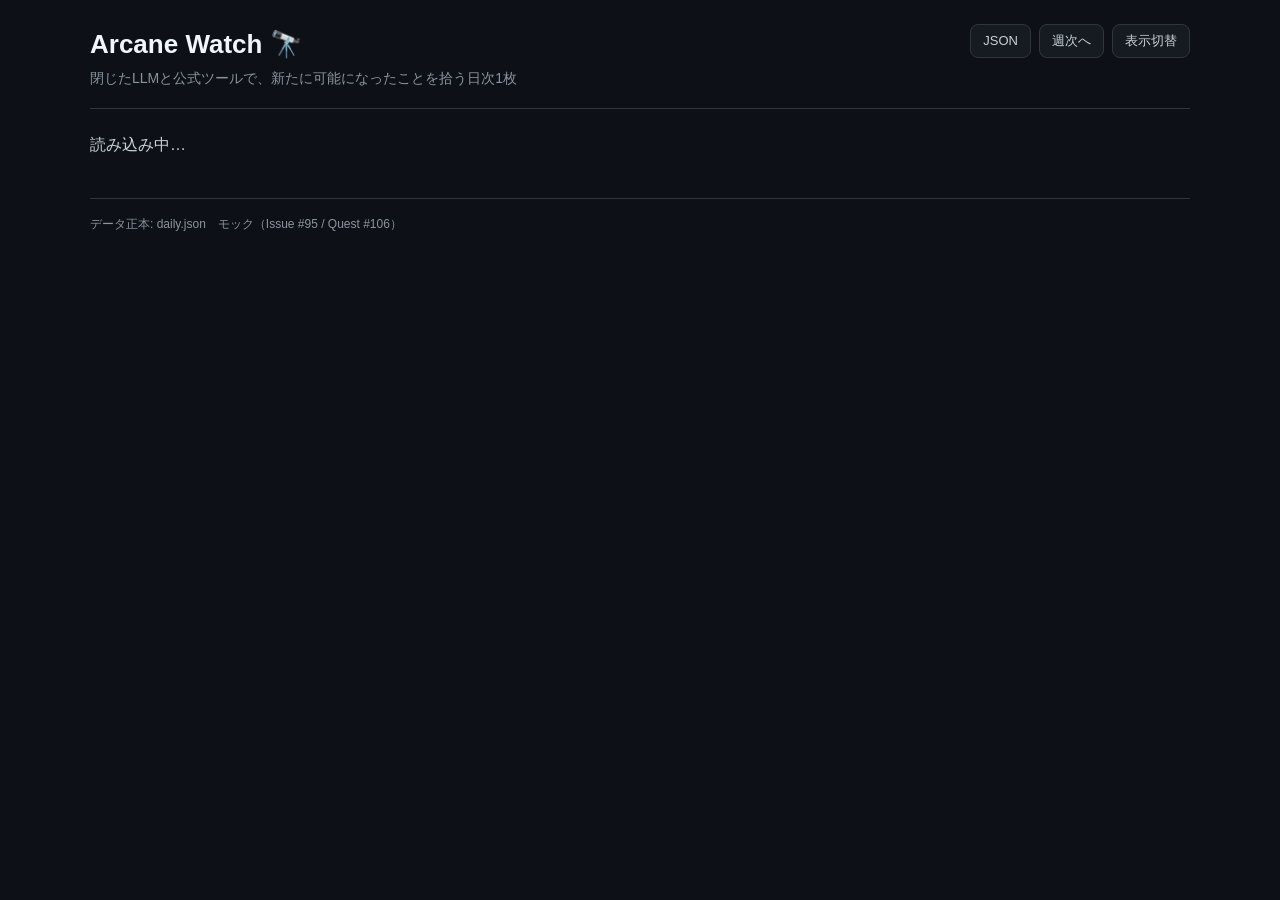
<file: index.html>
<!DOCTYPE html>
<html lang="ja">
<head>
  <meta charset="UTF-8">
  <meta name="viewport" content="width=device-width, initial-scale=1.0">
  <title>Arcane Watch</title>
  <meta http-equiv="refresh" content="0; url=daily.html">
  <link rel="canonical" href="daily.html">
</head>
<body>
  <p><a href="daily.html">Arcane Watch</a></p>
</body>
</html>
</file>
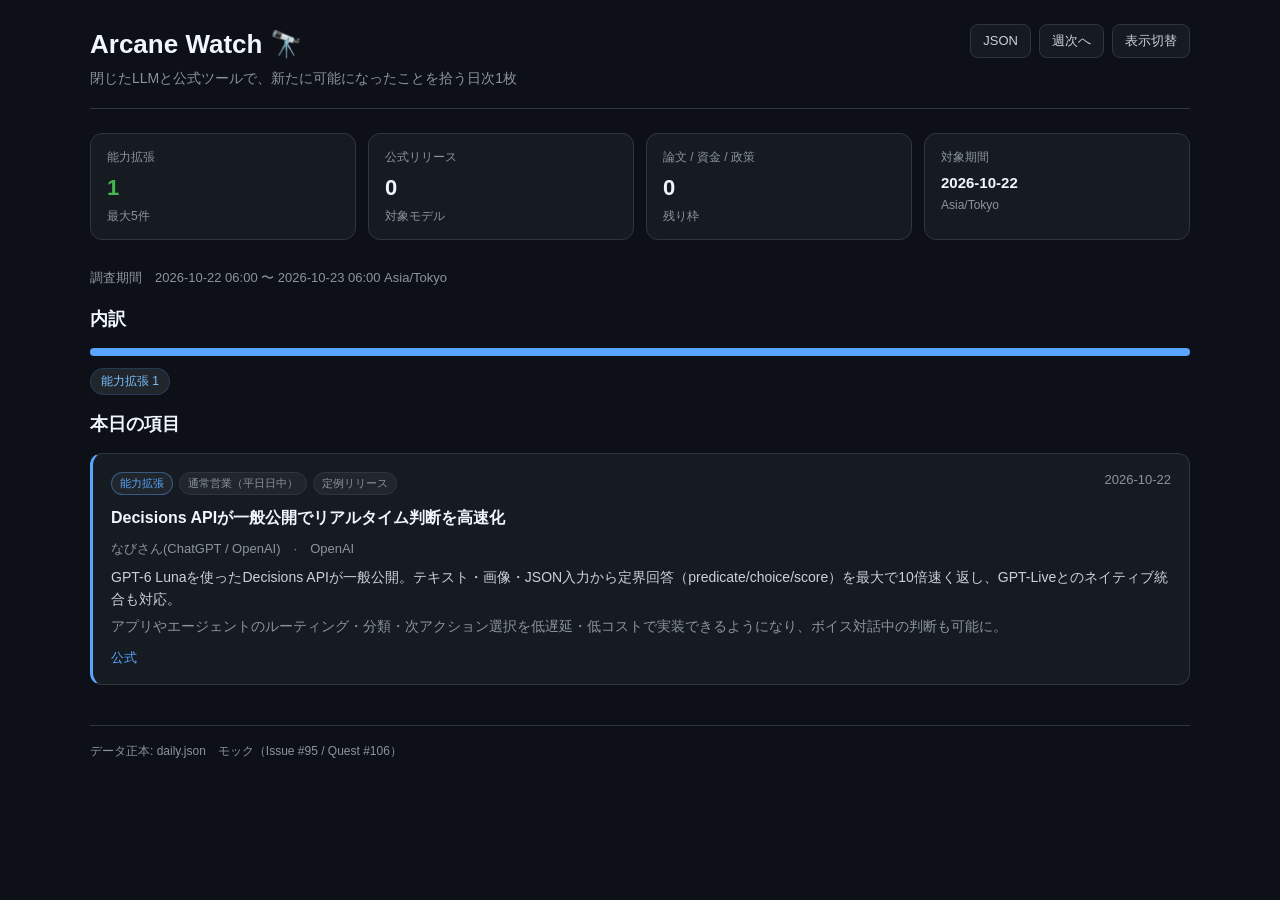
<file: daily.html>
<!DOCTYPE html>
<html lang="ja">
<head>
  <meta charset="UTF-8">
  <meta name="viewport" content="width=device-width, initial-scale=1.0">
  <title>Arcane Watch</title>
  <link rel="stylesheet" href="shared.css">
</head>
<body data-theme="dark">
  <div class="container">
    <header>
      <div class="title-group">
        <h1>Arcane Watch <span aria-hidden="true">🔭</span></h1>
        <p>閉じたLLMと公式ツールで、新たに可能になったことを拾う日次1枚</p>
      </div>
      <div class="header-actions">
        <a class="btn" href="daily.json">JSON</a>
        <a class="btn" href="weekly.html">週次へ</a>
        <button class="btn" id="themeToggle" type="button">表示切替</button>
      </div>
    </header>

    <div id="root">読み込み中…</div>
    <footer>データ正本: daily.json　モック（Issue #95 / Quest #106）</footer>
  </div>

  <script>
    const themeToggle = document.getElementById('themeToggle');
    themeToggle.addEventListener('click', () => {
      const cur = document.body.getAttribute('data-theme') || 'dark';
      const next = cur === 'dark' ? 'light' : 'dark';
      document.body.setAttribute('data-theme', next);
      localStorage.setItem('watch_theme', next);
    });
    const saved = localStorage.getItem('watch_theme');
    if (saved) document.body.setAttribute('data-theme', saved);

    const esc = (s) => String(s ?? '').replace(/[&<>"']/g, c => ({'&':'&amp;','<':'&lt;','>':'&gt;','"':'&quot;',"'":'&#39;'}[c]));
    const stamp = (value, length) => value ? String(value).slice(0, length) : '';

    fetch('daily.json').then(r => r.json()).then(data => {
      const items = data.items || [];
      const counts = {};
      items.forEach(it => { counts[it.kind] = (counts[it.kind] || 0) + 1; });
      const cap = counts['能力拡張'] || 0;
      const rel = counts['公式リリース'] || 0;
      const other = items.length - cap - rel;
      const start = stamp(data.period && data.period.start, 16);
      const end = stamp(data.period && data.period.end, 16);
      const tz = data.period && data.period.timezone ? String(data.period.timezone) : '';
      const period = start
        ? `${start.replace('T',' ')} 〜 ${end.replace('T',' ')} ${tz}`
        : '—';

      const mixTotal = items.length || 1;
      const mix = ['能力拡張','公式リリース','論文','資金','政策'].map(k => {
        const n = counts[k] || 0;
        return n ? `<span class="c-${k}" style="width:${(n/mixTotal)*100}%"></span>` : '';
      }).join('');

      const chips = Object.keys(counts).map(k => `<span class="chip">${esc(k)} ${counts[k]}</span>`).join('');

      const list = items.length === 0
        ? `<div class="empty">${esc(data.empty_reason || '本日の新情報なし')}</div>`
        : items.map(it => `
          <article class="item type-${esc(it.kind)}">
            <div class="item-top">
              <div class="badges">
                <span class="badge kind-${esc(it.kind)}">${esc(it.kind)}</span>
                <span class="badge">${esc(it.timing)}</span>
                <span class="badge">${esc(it.announce_type)}</span>
              </div>
              <div class="meta">${esc(it.timing_at || '')}</div>
            </div>
            <h3>${esc(it.headline)}</h3>
            <div class="meta">${esc(it.target)}　·　${esc(it.org)}</div>
            <p class="meaning">${esc(it.what)}</p>
            <p class="meaning" style="margin-top:6px;color:var(--text-muted)">${esc(it.meaning)}</p>
            ${it.url ? `<div class="src"><a href="${esc(it.url)}" target="_blank" rel="noopener">${esc(it.url_label || '公式')}</a></div>` : ''}
          </article>
        `).join('');

      document.getElementById('root').innerHTML = `
        <section class="stats">
          <div class="stat"><div class="label">能力拡張</div><div class="value pos">${cap}</div><div class="hint">最大5件</div></div>
          <div class="stat"><div class="label">公式リリース</div><div class="value">${rel}</div><div class="hint">対象モデル</div></div>
          <div class="stat"><div class="label">論文 / 資金 / 政策</div><div class="value">${other}</div><div class="hint">残り枠</div></div>
          <div class="stat"><div class="label">対象期間</div><div class="value" style="font-size:15px">${esc(start ? start.slice(0,10) : '—')}</div><div class="hint">${esc(tz || '—')}</div></div>
        </section>
        <p class="meta" style="margin-bottom:18px">調査期間　${esc(period)}</p>
        <h2 class="section-title">内訳</h2>
        <div class="mix">${mix}</div>
        <div class="chips" style="margin-top:12px">${chips || '<span class="chip">0件</span>'}</div>
        <h2 class="section-title">本日の項目</h2>
        <div class="item-list">${list}</div>
      `;
    }).catch(err => {
      document.getElementById('root').innerHTML = `<div class="empty">調査失敗　${esc(err.message)}</div>`;
    });
  </script>
</body>
</html>
</file>
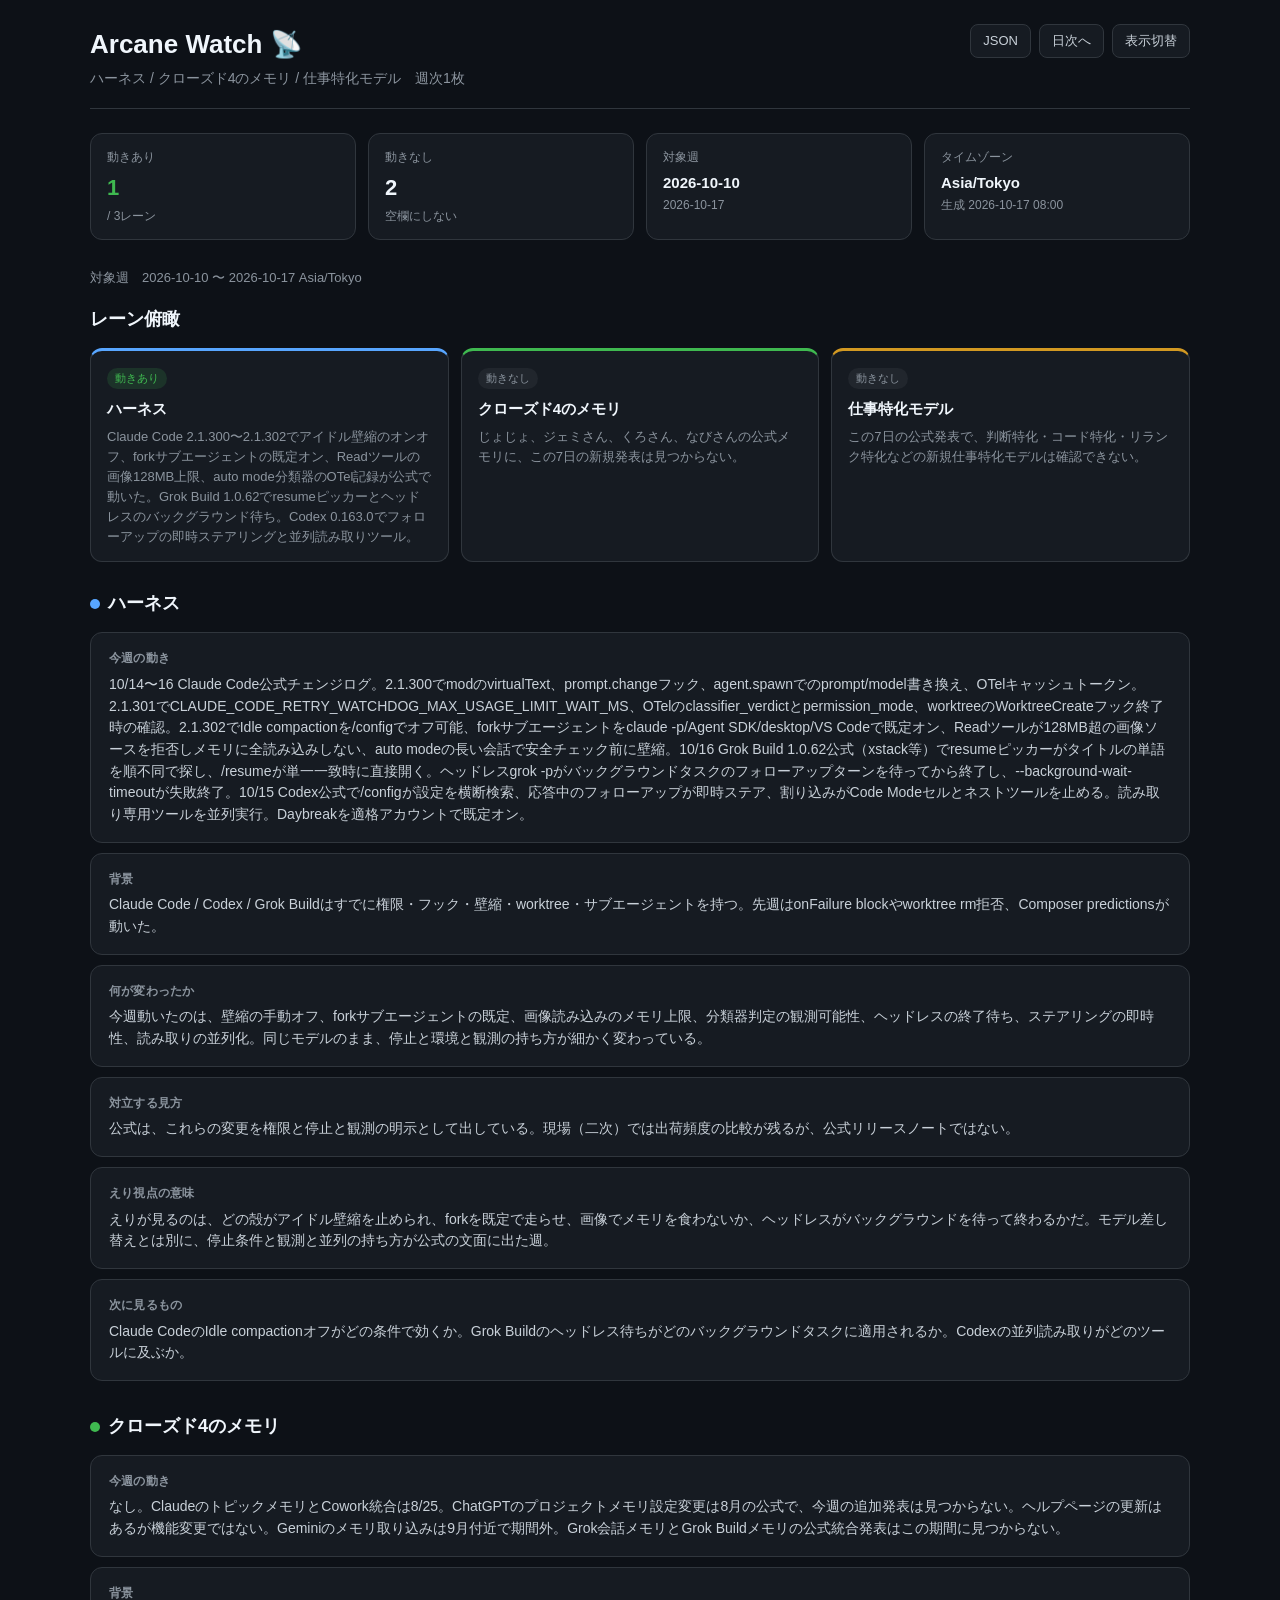
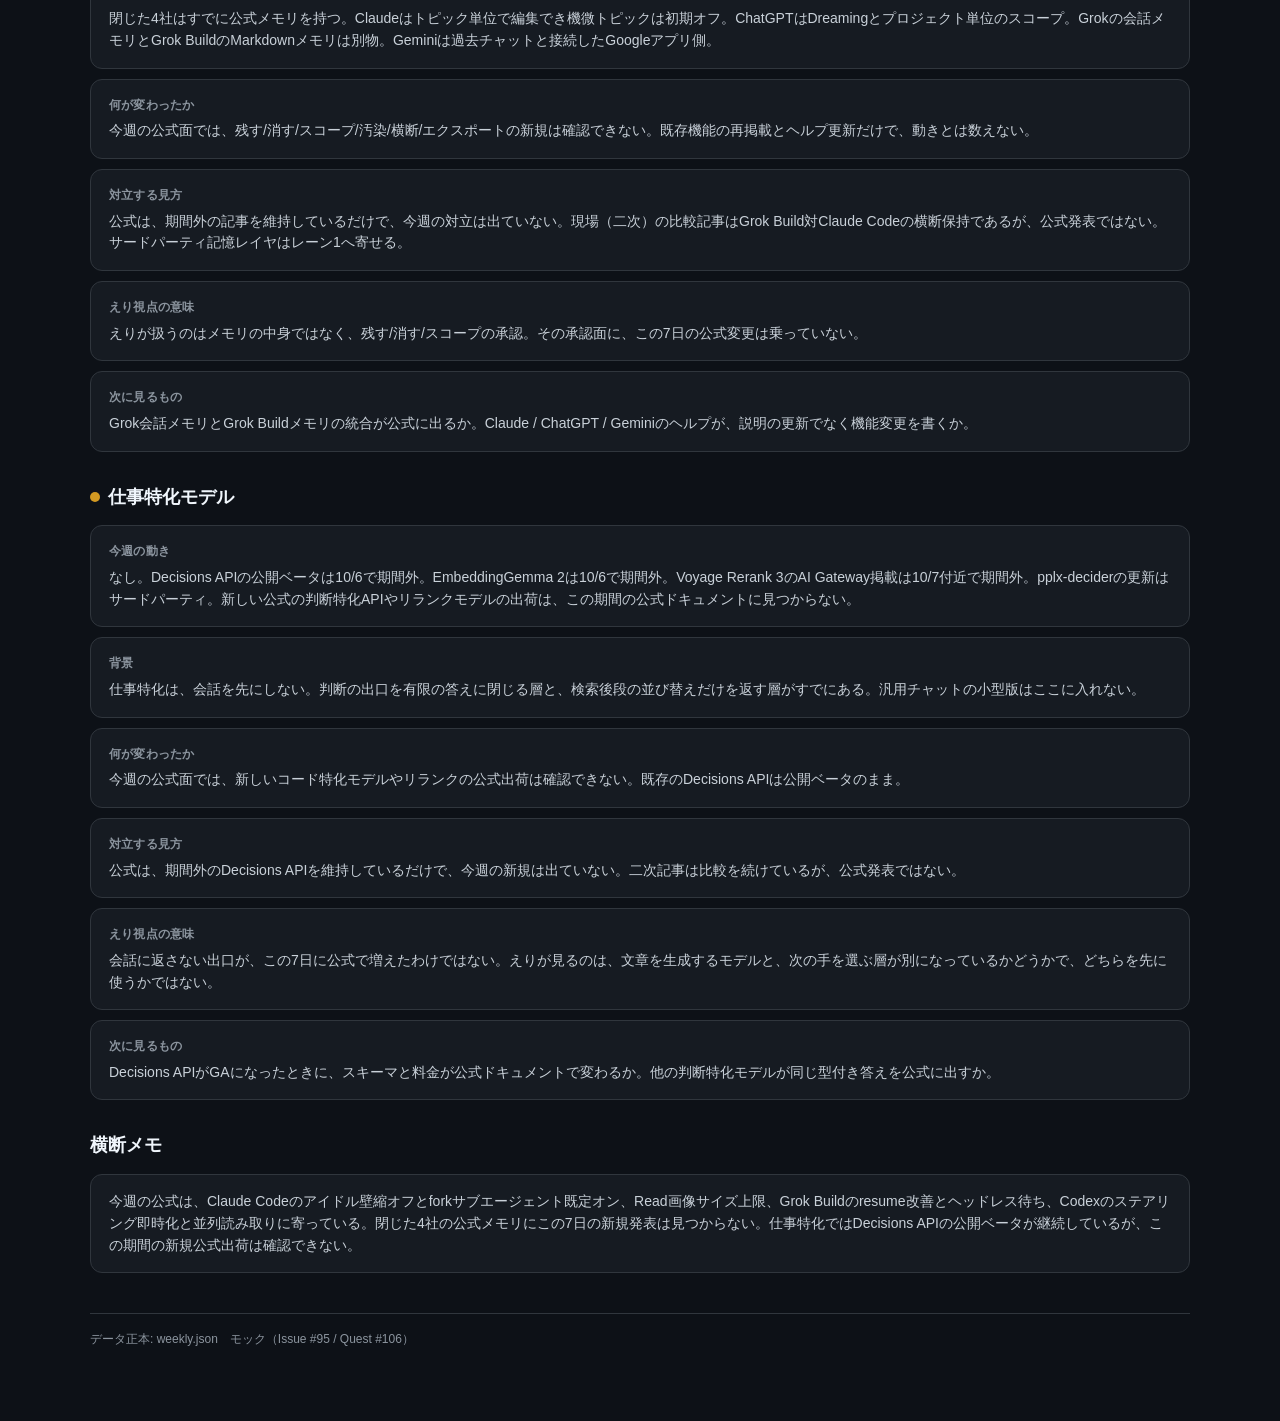
<file: weekly.html>
<!DOCTYPE html>
<html lang="ja">
<head>
  <meta charset="UTF-8">
  <meta name="viewport" content="width=device-width, initial-scale=1.0">
  <title>Arcane Watch</title>
  <link rel="stylesheet" href="shared.css">
</head>
<body data-theme="dark">
  <div class="container">
    <header>
      <div class="title-group">
        <h1>Arcane Watch <span aria-hidden="true">📡</span></h1>
        <p>ハーネス / クローズド4のメモリ / 仕事特化モデル　週次1枚</p>
      </div>
      <div class="header-actions">
        <a class="btn" href="weekly.json">JSON</a>
        <a class="btn" href="daily.html">日次へ</a>
        <button class="btn" id="themeToggle" type="button">表示切替</button>
      </div>
    </header>

    <div id="root">読み込み中…</div>
    <footer>データ正本: weekly.json　モック（Issue #95 / Quest #106）</footer>
  </div>

  <script>
    const themeToggle = document.getElementById('themeToggle');
    themeToggle.addEventListener('click', () => {
      const cur = document.body.getAttribute('data-theme') || 'dark';
      const next = cur === 'dark' ? 'light' : 'dark';
      document.body.setAttribute('data-theme', next);
      localStorage.setItem('watch_theme', next);
    });
    const saved = localStorage.getItem('watch_theme');
    if (saved) document.body.setAttribute('data-theme', saved);

    const esc = (s) => String(s ?? '').replace(/[&<>"']/g, c => ({'&':'&amp;','<':'&lt;','>':'&gt;','"':'&quot;',"'":'&#39;'}[c]));

    fetch('weekly.json').then(r => r.json()).then(data => {
      const lanes = data.lanes || [];
      const moved = lanes.filter(l => l.has_movement).length;
      const start = data.period && data.period.start ? String(data.period.start) : '';
      const end = data.period && data.period.end ? String(data.period.end) : '';
      const tz = data.period && data.period.timezone ? String(data.period.timezone) : '';
      const period = start
        ? `${start.slice(0,10)} 〜 ${end.slice(0,10)} ${tz}`
        : '—';
      const generated = data.generated_at ? String(data.generated_at).slice(0,16).replace('T',' ') : '—';
      const cls = { harness: 'l1', memory: 'l2', specialized: 'l3' };

      const map = lanes.map(l => `
        <div class="lane-card ${cls[l.id] || ''}">
          <span class="status ${l.has_movement ? 'on' : 'off'}">${l.has_movement ? '動きあり' : '動きなし'}</span>
          <h2>${esc(l.name)}</h2>
          <p>${esc(l.summary)}</p>
        </div>
      `).join('');

      const sections = lanes.map(l => `
        <section class="lane-section ${cls[l.id] || ''}">
          <h2 class="section-title"><span class="dot"></span>${esc(l.name)}</h2>
          <div class="block"><h4>今週の動き</h4><p>${esc(l.this_week)}</p></div>
          <div class="block"><h4>背景</h4><p>${esc(l.background)}</p></div>
          <div class="block"><h4>何が変わったか</h4><p>${esc(l.changed)}</p></div>
          <div class="block"><h4>対立する見方</h4><p>${esc(l.views)}</p></div>
          <div class="block"><h4>えり視点の意味</h4><p>${esc(l.eri)}</p></div>
          <div class="block"><h4>次に見るもの</h4><p>${esc(l.next)}</p></div>
        </section>
      `).join('');

      const memo = data.cross_memo
        ? `<h2 class="section-title">横断メモ</h2><div class="block"><p>${esc(data.cross_memo)}</p></div>`
        : '';

      document.getElementById('root').innerHTML = `
        <section class="stats">
          <div class="stat"><div class="label">動きあり</div><div class="value pos">${moved}</div><div class="hint">/ 3レーン</div></div>
          <div class="stat"><div class="label">動きなし</div><div class="value">${3 - moved}</div><div class="hint">空欄にしない</div></div>
          <div class="stat"><div class="label">対象週</div><div class="value" style="font-size:15px">${esc(start ? start.slice(0,10) : '—')}</div><div class="hint">${esc(end ? end.slice(0,10) : '—')}</div></div>
          <div class="stat"><div class="label">タイムゾーン</div><div class="value" style="font-size:15px">${esc(tz || '—')}</div><div class="hint">生成 ${esc(generated)}</div></div>
        </section>
        <p class="meta" style="margin-bottom:18px">対象週　${esc(period)}</p>
        <h2 class="section-title">レーン俯瞰</h2>
        <div class="lane-map">${map}</div>
        ${sections}
        ${memo}
      `;
    }).catch(err => {
      document.getElementById('root').innerHTML = `<div class="empty">調査失敗　${esc(err.message)}</div>`;
    });
  </script>
</body>
</html>
</file>
<file: shared.css>
:root {
  --bg: #0d1117;
  --card-bg: #161b22;
  --card-border: #30363d;
  --text: #c9d1d9;
  --text-muted: #8b949e;
  --text-bright: #f0f6fc;
  --accent: #58a6ff;
  --accent-glow: rgba(88, 166, 255, 0.15);
  --pos: #3fb950;
  --pos-bg: rgba(63, 185, 80, 0.15);
  --warn: #d29922;
  --warn-bg: rgba(210, 153, 34, 0.15);
  --tag-bg: #21262d;
  --tag-text: #79c0ff;
  --tag-border: #388bfd33;
  --font: -apple-system, BlinkMacSystemFont, "Segoe UI", Helvetica, Arial, sans-serif;
  --cap: #58a6ff;
  --rel: #3fb950;
  --paper: #a371f7;
  --fund: #d29922;
  --policy: #f85149;
  --lane1: #58a6ff;
  --lane2: #3fb950;
  --lane3: #d29922;
}

body[data-theme="light"] {
  --bg: #f6f8fa;
  --card-bg: #ffffff;
  --card-border: #d0d7de;
  --text: #24292f;
  --text-muted: #57606a;
  --text-bright: #1f2328;
  --accent: #0969da;
  --accent-glow: rgba(9, 105, 218, 0.1);
  --pos: #1a7f37;
  --pos-bg: rgba(26, 127, 55, 0.12);
  --warn: #9a6700;
  --warn-bg: rgba(154, 103, 0, 0.12);
  --tag-bg: #ddf4ff;
  --tag-text: #0969da;
  --tag-border: #54aeff66;
  --cap: #0969da;
  --rel: #1a7f37;
  --paper: #8250df;
  --fund: #9a6700;
  --policy: #cf222e;
}

* { box-sizing: border-box; margin: 0; padding: 0; }

body {
  font-family: var(--font);
  background: var(--bg);
  color: var(--text);
  line-height: 1.55;
  padding: 24px 16px 72px;
}

.container { max-width: 1100px; margin: 0 auto; }

header {
  display: flex;
  justify-content: space-between;
  align-items: flex-start;
  gap: 16px;
  flex-wrap: wrap;
  margin-bottom: 24px;
  padding-bottom: 18px;
  border-bottom: 1px solid var(--card-border);
}

.title-group h1 {
  font-size: 26px;
  font-weight: 700;
  color: var(--text-bright);
  display: flex;
  align-items: center;
  gap: 8px;
}

.title-group p {
  color: var(--text-muted);
  font-size: 14px;
  margin-top: 4px;
}

.header-actions { display: flex; gap: 8px; flex-wrap: wrap; }

.btn {
  display: inline-flex;
  align-items: center;
  gap: 6px;
  background: var(--card-bg);
  color: var(--text);
  border: 1px solid var(--card-border);
  border-radius: 8px;
  padding: 6px 12px;
  font-size: 13px;
  text-decoration: none;
  cursor: pointer;
}
.btn:hover { border-color: var(--accent); color: var(--accent); }
.btn.active { background: var(--accent-glow); border-color: var(--accent); color: var(--accent); }

.stats {
  display: grid;
  grid-template-columns: repeat(4, 1fr);
  gap: 12px;
  margin-bottom: 28px;
}
@media (max-width: 800px) { .stats { grid-template-columns: 1fr 1fr; } }

.stat {
  background: var(--card-bg);
  border: 1px solid var(--card-border);
  border-radius: 12px;
  padding: 14px 16px;
}
.stat .label { font-size: 12px; color: var(--text-muted); }
.stat .value {
  font-size: 22px;
  font-weight: 700;
  color: var(--text-bright);
  margin-top: 4px;
  font-variant-numeric: tabular-nums;
}
.stat .hint { font-size: 12px; color: var(--text-muted); margin-top: 2px; }
.stat .value.pos { color: var(--pos); }

.section-title {
  font-size: 18px;
  font-weight: 700;
  color: var(--text-bright);
  margin: 8px 0 14px;
  display: flex;
  align-items: center;
  gap: 8px;
}

.chips { display: flex; gap: 8px; flex-wrap: wrap; margin-bottom: 16px; }
.chip {
  background: var(--tag-bg);
  color: var(--tag-text);
  border: 1px solid var(--tag-border);
  border-radius: 999px;
  padding: 3px 10px;
  font-size: 12px;
}

.item-list { display: flex; flex-direction: column; gap: 12px; }

.item {
  background: var(--card-bg);
  border: 1px solid var(--card-border);
  border-radius: 12px;
  padding: 16px 18px;
  border-left: 3px solid var(--accent);
}
.item.type-能力拡張 { border-left-color: var(--cap); }
.item.type-公式リリース { border-left-color: var(--rel); }
.item.type-論文 { border-left-color: var(--paper); }
.item.type-資金 { border-left-color: var(--fund); }
.item.type-政策 { border-left-color: var(--policy); }

.item-top {
  display: flex;
  justify-content: space-between;
  gap: 12px;
  flex-wrap: wrap;
  margin-bottom: 8px;
}
.badges { display: flex; gap: 6px; flex-wrap: wrap; align-items: center; }

.badge {
  font-size: 11px;
  border-radius: 999px;
  padding: 2px 8px;
  border: 1px solid var(--card-border);
  color: var(--text-muted);
  background: var(--tag-bg);
}
.badge.kind-能力拡張 { color: var(--cap); border-color: color-mix(in srgb, var(--cap) 40%, transparent); }
.badge.kind-公式リリース { color: var(--rel); border-color: color-mix(in srgb, var(--rel) 40%, transparent); }
.badge.kind-論文 { color: var(--paper); border-color: color-mix(in srgb, var(--paper) 40%, transparent); }
.badge.kind-資金 { color: var(--fund); border-color: color-mix(in srgb, var(--fund) 40%, transparent); }
.badge.kind-政策 { color: var(--policy); border-color: color-mix(in srgb, var(--policy) 40%, transparent); }

.item h3 {
  font-size: 16px;
  font-weight: 650;
  color: var(--text-bright);
  margin: 2px 0 8px;
}

.meta { font-size: 13px; color: var(--text-muted); margin-bottom: 8px; }
.meaning { font-size: 14px; }
.src {
  margin-top: 10px;
  font-size: 13px;
}
.src a { color: var(--accent); text-decoration: none; }
.src a:hover { text-decoration: underline; }

.empty {
  background: var(--card-bg);
  border: 1px dashed var(--card-border);
  border-radius: 12px;
  padding: 28px;
  text-align: center;
  color: var(--text-muted);
}

.lane-map {
  display: grid;
  grid-template-columns: repeat(3, 1fr);
  gap: 12px;
  margin-bottom: 28px;
}
@media (max-width: 800px) { .lane-map { grid-template-columns: 1fr; } }

.lane-card {
  background: var(--card-bg);
  border: 1px solid var(--card-border);
  border-radius: 12px;
  padding: 14px 16px;
}
.lane-card.l1 { border-top: 3px solid var(--lane1); }
.lane-card.l2 { border-top: 3px solid var(--lane2); }
.lane-card.l3 { border-top: 3px solid var(--lane3); }
.lane-card h2 { font-size: 15px; color: var(--text-bright); margin-bottom: 6px; }
.lane-card .status {
  display: inline-block;
  font-size: 11px;
  border-radius: 999px;
  padding: 2px 8px;
  margin-bottom: 8px;
}
.lane-card .status.on { background: var(--pos-bg); color: var(--pos); }
.lane-card .status.off { background: var(--tag-bg); color: var(--text-muted); }
.lane-card p { font-size: 13px; color: var(--text-muted); }

.block {
  background: var(--card-bg);
  border: 1px solid var(--card-border);
  border-radius: 12px;
  padding: 16px 18px;
  margin-bottom: 10px;
}
.block h4 {
  font-size: 12px;
  color: var(--text-muted);
  font-weight: 600;
  letter-spacing: 0.02em;
  margin-bottom: 6px;
}
.block p, .block li { font-size: 14px; }
.block ul { padding-left: 18px; }

.lane-section { margin-bottom: 32px; }
.lane-section > .section-title .dot {
  width: 10px; height: 10px; border-radius: 50%; display: inline-block;
}
.lane-section.l1 .dot { background: var(--lane1); }
.lane-section.l2 .dot { background: var(--lane2); }
.lane-section.l3 .dot { background: var(--lane3); }

.mix {
  display: flex;
  gap: 4px;
  height: 8px;
  border-radius: 999px;
  overflow: hidden;
  margin-top: 10px;
  background: var(--tag-bg);
}
.mix span { display: block; height: 100%; }
.mix .c-能力拡張 { background: var(--cap); }
.mix .c-公式リリース { background: var(--rel); }
.mix .c-論文 { background: var(--paper); }
.mix .c-資金 { background: var(--fund); }
.mix .c-政策 { background: var(--policy); }

footer {
  margin-top: 40px;
  padding-top: 16px;
  border-top: 1px solid var(--card-border);
  font-size: 12px;
  color: var(--text-muted);
}
</file>
